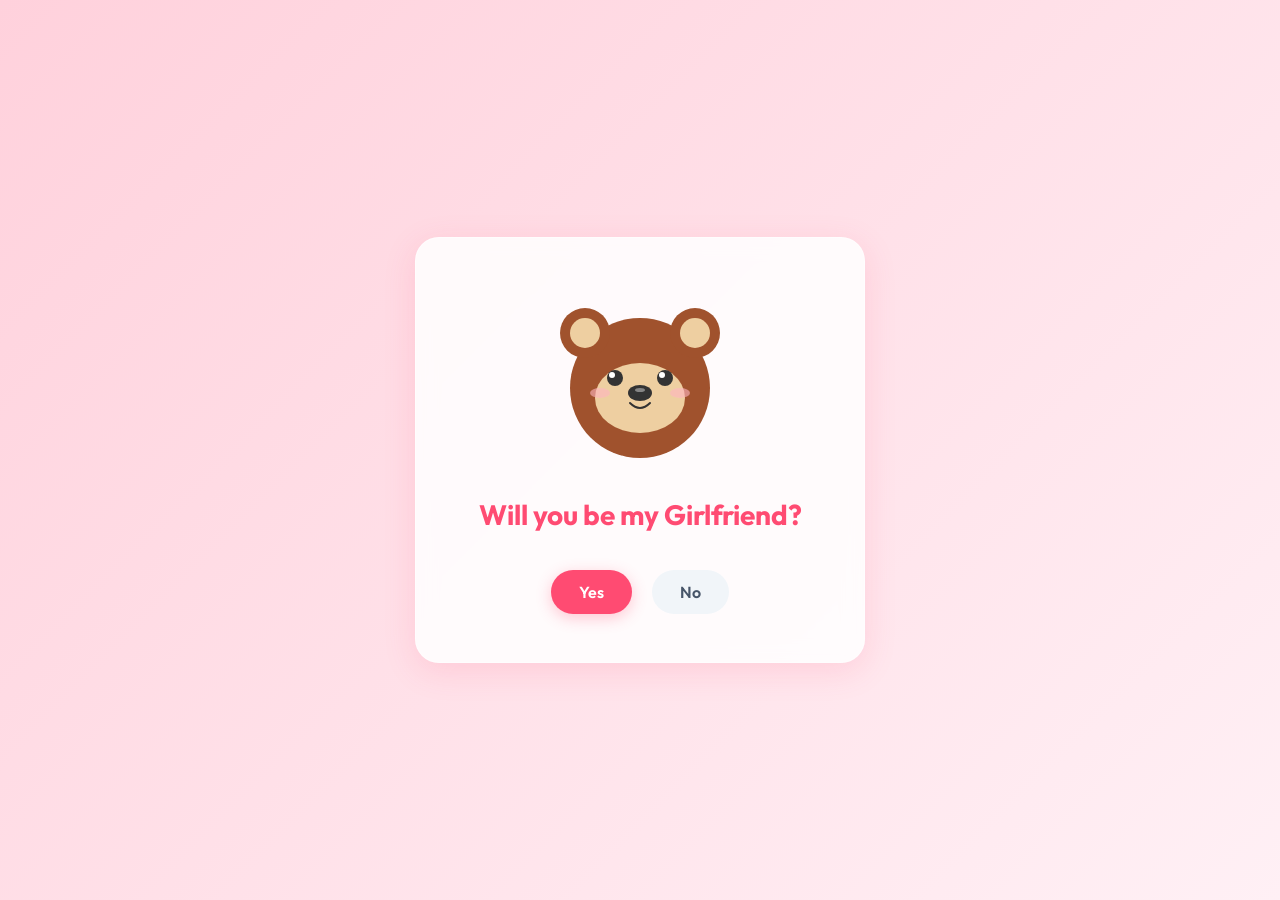
<file: index.html>
<!DOCTYPE html>
<html lang="en">

<head>
    <meta charset="UTF-8">
    <meta name="viewport" content="width=device-width, initial-scale=1.0">
    <title>Will You Be My Girlfriend?</title>
    <link rel="preconnect" href="https://fonts.googleapis.com">
    <link rel="preconnect" href="https://fonts.gstatic.com" crossorigin>
    <link href="https://fonts.googleapis.com/css2?family=Outfit:wght@400;600;700&display=swap" rel="stylesheet">
    <link rel="stylesheet" href="style.css">
</head>

<body>
    <div class="background-hearts" id="background-hearts"></div>
    <div class="card">
        <svg width="200" height="200" viewBox="0 0 200 200" xmlns="http://www.w3.org/200" class="bear-gif">
            <!-- Bear Head -->
            <circle cx="100" cy="110" r="70" fill="#a0522d" />

            <!-- Ears -->
            <circle cx="45" cy="55" r="25" fill="#a0522d" />
            <circle cx="45" cy="55" r="15" fill="#eecfa1" />
            <circle cx="155" cy="55" r="25" fill="#a0522d" />
            <circle cx="155" cy="55" r="15" fill="#eecfa1" />

            <!-- Inner Face -->
            <ellipse cx="100" cy="120" rx="45" ry="35" fill="#eecfa1" />

            <!-- Eyes -->
            <circle cx="75" cy="100" r="8" fill="#333" />
            <circle cx="125" cy="100" r="8" fill="#333" />
            <!-- Eye Highlights -->
            <circle cx="72" cy="97" r="3" fill="white" />
            <circle cx="122" cy="97" r="3" fill="white" />

            <!-- Blush -->
            <ellipse cx="60" cy="115" rx="10" ry="5" fill="#ffb6c1" opacity="0.6" />
            <ellipse cx="140" cy="115" rx="10" ry="5" fill="#ffb6c1" opacity="0.6" />

            <!-- Nose Base -->
            <ellipse cx="100" cy="115" rx="12" ry="8" fill="#333" />
            <!-- Nose Highlight -->
            <ellipse cx="100" cy="112" rx="5" ry="2" fill="white" opacity="0.4" />

            <!-- Mouth -->
            <path d="M 90 125 Q 100 135 110 125" stroke="#333" stroke-width="2" fill="transparent"
                stroke-linecap="round" />
        </svg>
        <h1 class="question">Will you be my Girlfriend?</h1>
        <div class="button-container">
            <button id="yes-btn" class="btn yes-btn">Yes</button>
            <button id="no-btn" class="btn no-btn">No</button>
        </div>
    </div>
    <script src="script.js"></script>
</body>

</html>
</file>
<file: style.css>
:root {
    --bg-color-1: #ffd1dc;
    --bg-color-2: #fff0f5;
    --card-bg: rgba(255, 255, 255, 0.85);
    --text-color: #ff4b72;
    --primary-btn: #ff4b72;
    --primary-btn-hover: #ff2a55;
    --secondary-btn: #f1f5f9;
    --secondary-btn-text: #475569;
}

* {
    margin: 0;
    padding: 0;
    box-sizing: border-box;
}

body {
    font-family: 'Outfit', sans-serif;
    min-height: 100vh;
    display: flex;
    justify-content: center;
    align-items: center;
    background: linear-gradient(135deg, var(--bg-color-1), var(--bg-color-2));
    overflow: hidden;
    position: relative;
}

.background-hearts {
    position: absolute;
    top: 0;
    left: 0;
    width: 100%;
    height: 100%;
    pointer-events: none;
    z-index: 0;
}

.card {
    background: var(--card-bg);
    backdrop-filter: blur(10px);
    -webkit-backdrop-filter: blur(10px);
    border: 1px solid rgba(255, 255, 255, 0.5);
    border-radius: 24px;
    padding: 40px;
    box-shadow: 0 8px 32px rgba(255, 75, 114, 0.15);
    text-align: center;
    max-width: 90%;
    width: 450px;
    z-index: 10;
    display: flex;
    flex-direction: column;
    align-items: center;
    animation: fadeIn 1s ease-out;
}

.bear-gif {
    width: 200px;
    height: auto;
    margin-bottom: 20px;
    border-radius: 12px;
}

.question {
    color: var(--text-color);
    font-size: 28px;
    font-weight: 700;
    margin-bottom: 30px;
    line-height: 1.2;
}

.button-container {
    display: flex;
    gap: 20px;
    justify-content: center;
    align-items: center;
    flex-wrap: wrap;
    min-height: 60px;
}

.btn {
    font-family: 'Outfit', sans-serif;
    border: none;
    border-radius: 50px;
    cursor: pointer;
    font-weight: 600;
    font-size: 16px;
    padding: 12px 28px;
    transition: all 0.3s cubic-bezier(0.25, 0.8, 0.25, 1);
}

.yes-btn {
    background-color: var(--primary-btn);
    color: white;
    box-shadow: 0 4px 15px rgba(255, 75, 114, 0.3);
}

.yes-btn:hover {
    background-color: var(--primary-btn-hover);
    transform: translateY(-2px) scale(1.05);
    box-shadow: 0 6px 20px rgba(255, 75, 114, 0.4);
}

.no-btn {
    background-color: var(--secondary-btn);
    color: var(--secondary-btn-text);
}

.no-btn:hover {
    background-color: #e2e8f0;
}

.success-body {
    background: linear-gradient(135deg, #ff9a9e 0%, #fecfef 99%, #fecfef 100%);
}

.success-text {
    color: #ff4b72;
    font-size: 32px;
    font-weight: 700;
    margin-bottom: 10px;
}

.floating-heart {
    position: fixed;
    bottom: -50px;
    pointer-events: none;
    animation: floatUp 4s linear backwards;
    opacity: 0.8;
    z-index: 0;
}

@keyframes floatUp {
    0% {
        transform: translateY(0) scale(1) rotate(0deg);
        opacity: 0;
    }

    10% {
        opacity: 0.8;
    }

    100% {
        transform: translateY(-120vh) scale(1.5) rotate(360deg);
        opacity: 0;
    }
}

@keyframes fadeIn {
    from {
        opacity: 0;
        transform: translateY(20px);
    }

    to {
        opacity: 1;
        transform: translateY(0);
    }
}
</file>
